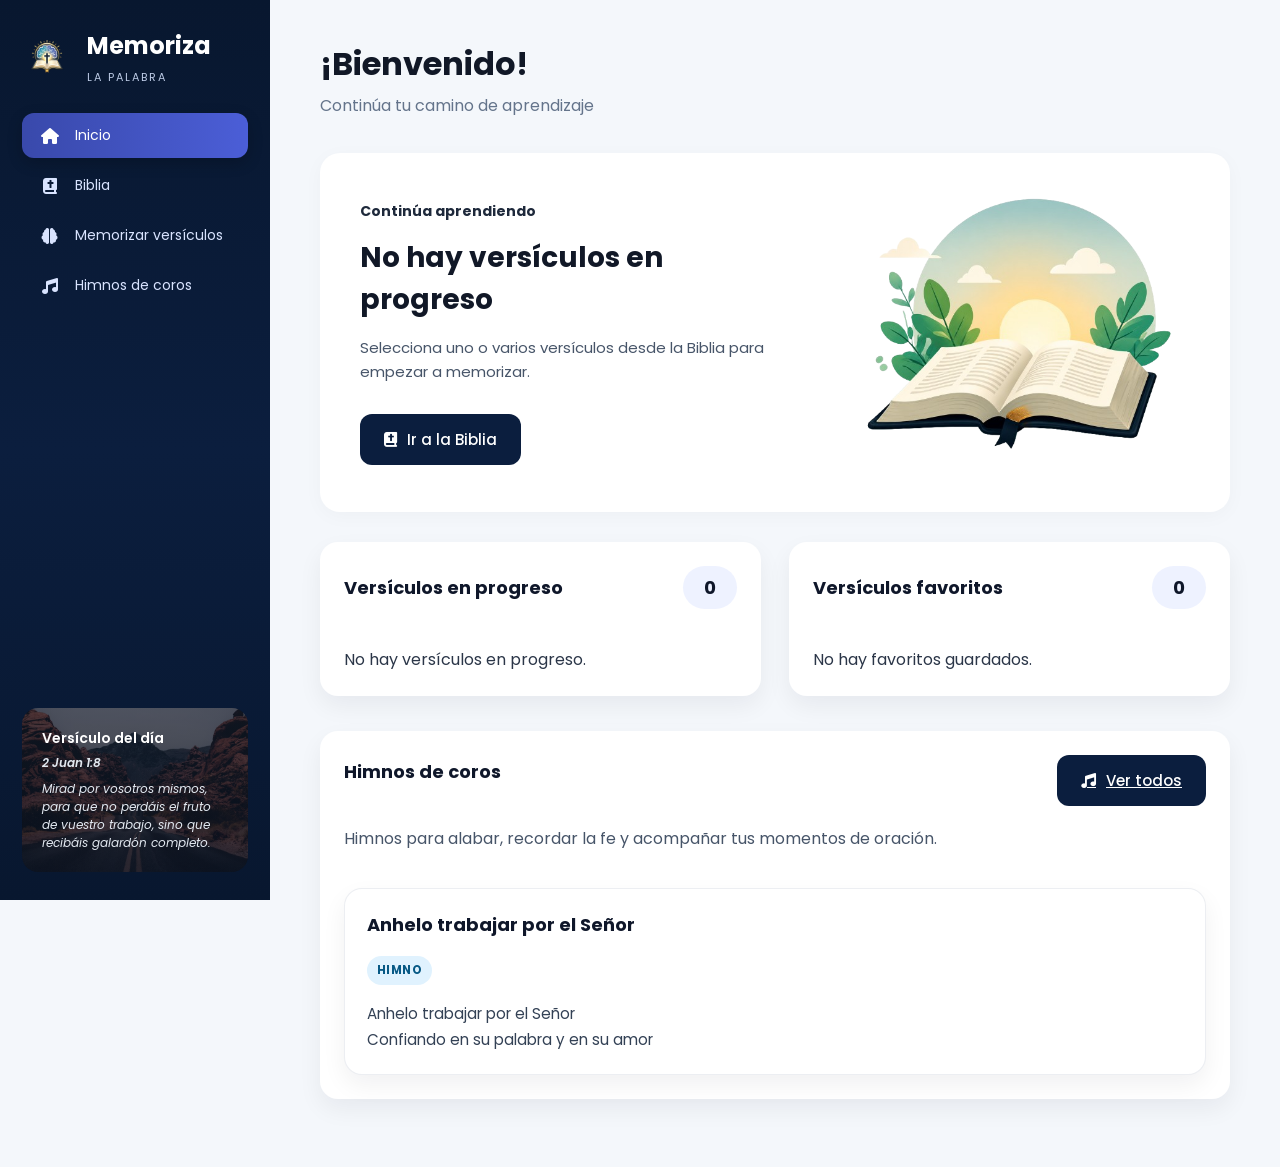
<file: index.html>
<!DOCTYPE html>
<html lang="es">
<head>
    <meta charset="UTF-8">
    <meta name="viewport" content="width=device-width, initial-scale=1.0">
    <title>Memoriza La Palabra</title>
    <link rel="stylesheet" href="https://cdnjs.cloudflare.com/ajax/libs/font-awesome/6.7.1/css/all.min.css">
    <link rel="stylesheet" href="css/style.css">
    <link rel="manifest" href="manifest.json">
    <link rel="apple-touch-icon" href="img/logo_2.png">
    <meta name="theme-color" content="#0b1e3e">
</head>

<body>
    <div class="sidebar-overlay" id="sidebar-overlay"></div>

    <!-- SIDEBAR -->
    <aside class="sidebar">
        <div class="logo">
            <img src="img/logo.png" alt="Logo">
            <div>
                <h2>Memoriza</h2>
                <span>LA PALABRA</span>
            </div>
        </div>

        <nav>
            <a class="active" href="index.html">
                <i class="fa-solid fa-house"></i> Inicio
            </a>
            <a href="pantallas/biblia.html">
                <i class="fa-solid fa-book-bible"></i> Biblia
            </a>
            <a href="pantallas/memorizar.html">
                <i class="fa-solid fa-brain"></i> Memorizar versículos
            </a>
            <a href="pantallas/coros.html">
                <i class="fa-solid fa-music"></i> Himnos de coros
            </a>
        </nav>

        <div class="verse-card">
            <h4>Versículo del día</h4>
            <p class="reference" id="referencia">Salmos 119:105</p>
            <p id="textoVersiculo">"Lámpara es a mis pies tu palabra, y lumbrera a mi camino."</p>
        </div>
    </aside>

    <!-- CONTENIDO PRINCIPAL -->
    <main class="main-content">
        <!-- Encabezado -->
        <header class="header">
            <h1>¡Bienvenido!</h1>
            <p>Continúa tu camino de aprendizaje</p>
        </header>

        <!-- Tarjeta "Continúa Aprendiendo" -->
        <section class="continue-card">
            <div class="continue-info">
                <span class="subtitle" id="continue-subtitle">Continúa aprendiendo</span>
                <h2 id="continue-title">Juan 3:16</h2>
                <p id="continue-text">Porque de tal manera amó Dios al mundo, que ha dado a su Hijo unigénito, para que todo aquel que en él cree, no se pierda, mas tenga vida eterna.</p>
                <button id="continue-action" class="btn-primary" type="button">
                    <i class="fa-solid fa-play"></i> Continuar aprendizaje
                </button>
                
            </div>
            
            <div class="continue-image">
                <!-- Asegúrate de tener una imagen similar o usar una tuya -->
                <img src="img/logo_3.png" alt="Biblia Ilustración">
            </div>
        </section>

        <!-- Panel de seguimiento -->
        <!-- Panel de seguimiento Unificado -->
<section class="lists-grid">
    
    <!-- Bloque 1: Versículos en progreso -->
    <div class="info-card">
        <div class="card-header">
            <div class="header-title">
                <h3>Versículos en progreso</h3>
            </div>
            <div class="stat-info">
                <h3 id="pendientes-count" class="badge">2</h3>
            </div>
        </div>
        <div id="pendientes-list" class="info-list">
            <!-- Aquí se inyectarán tus tarjetas de versículos -->
            <p>No hay versículos en progreso.</p>
        </div>
    </div>

    <!-- Bloque 2: Versículos favoritos -->
    <div class="info-card">
        <div class="card-header">
            <div class="header-title">
                <h3>Versículos favoritos</h3>
            </div>
            <div class="stat-info">
                <h3 id="favoritos-count" class="badge">1</h3>
            </div>
        </div>
        <div id="favoritos-list" class="info-list">
            <p>No hay favoritos guardados.</p>
        </div>
    </div>
    
</section>

        <section class="info-card coro-feature">
            <div class="card-header">
                <div class="header-title">
                    <h3>Himnos de coros</h3>
                </div>
                <div class="stat-info">
                    <a href="pantallas/coros.html" class="btn-primary">
                        <i class="fa-solid fa-music"></i> Ver todos
                    </a>
                </div>
            </div>
            <p>Himnos para alabar, recordar la fe y acompañar tus momentos de oración.</p>
            <div class="coros-grid">
                <article class="coro-card">
                    <h3>Anhelo trabajar por el Señor</h3>
                    <span class="coro-tag">Himno</span>
                    <pre>Anhelo trabajar por el Señor
Confiando en su palabra y en su amor</pre>
                </article>
            </div>
        </section>
        
    </main>

    <script type="module" src="./js/index.js"></script>
    <script type="module" src="./js/versiculo_diario.js"></script>
    <script src="./js/mobile-menu.js"></script>
    <script src="./js/register-sw.js"></script>
</body>
</html>
</file>
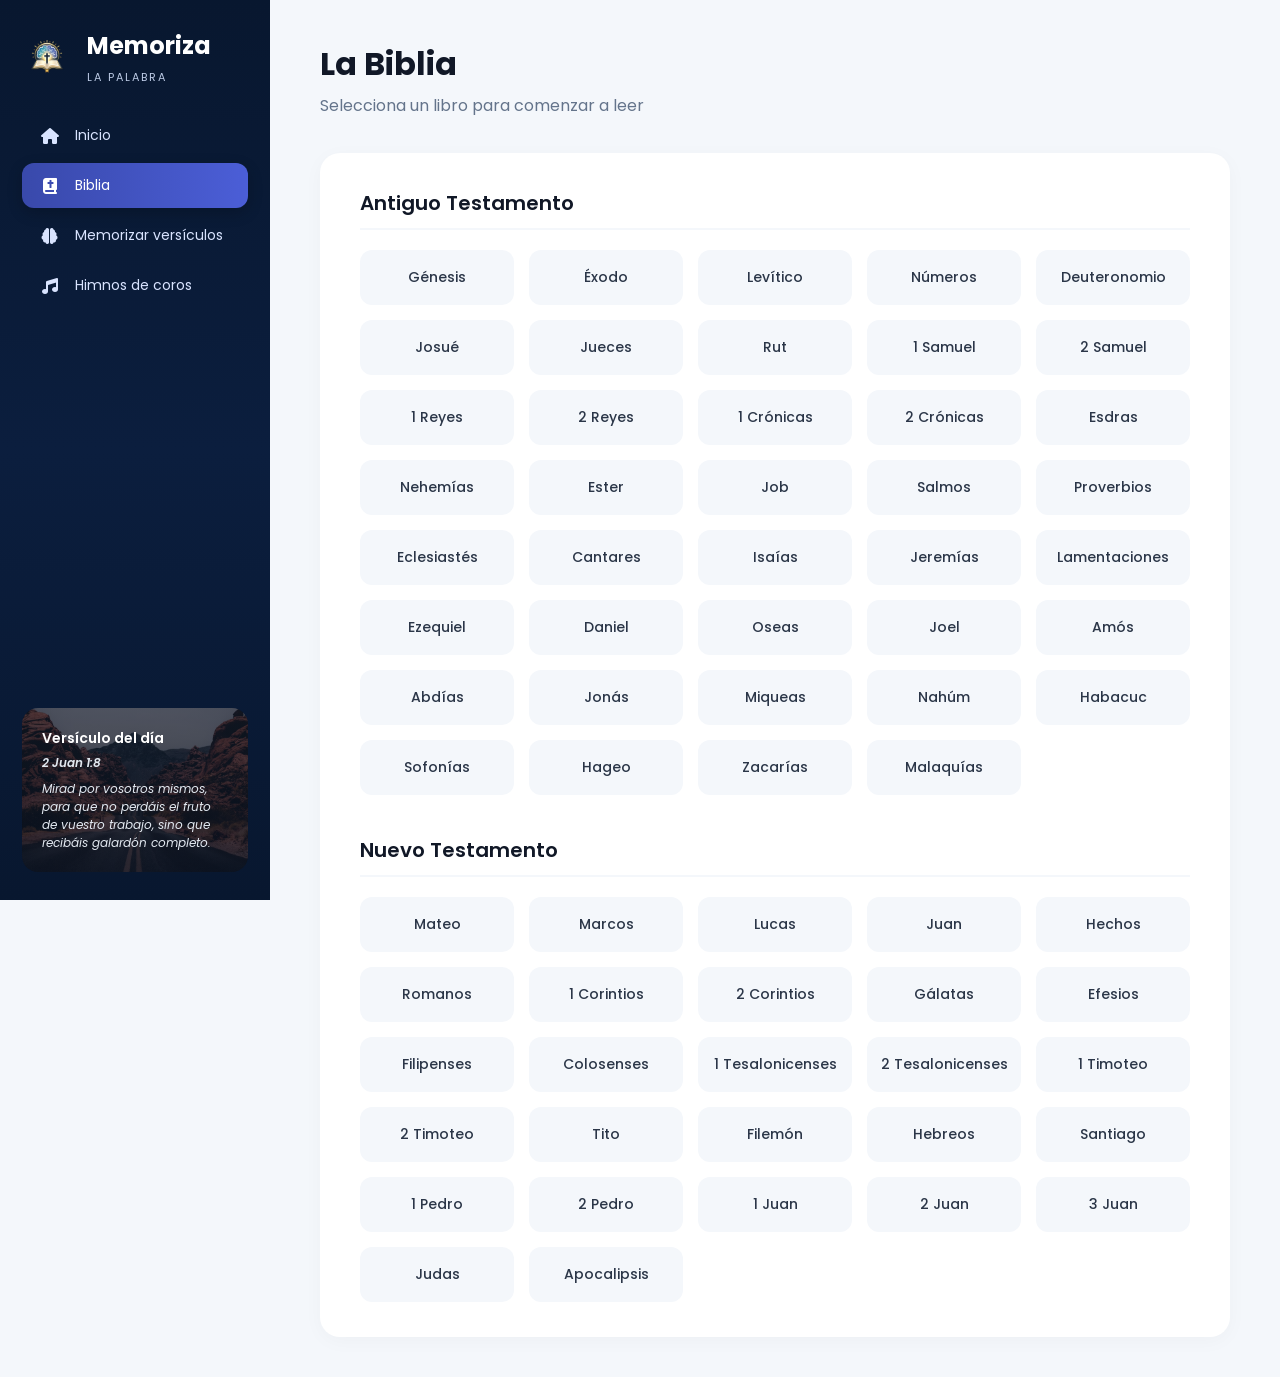
<file: pantallas/biblia.html>
<!DOCTYPE html>
<html lang="es">

<head>

    <meta charset="UTF-8">
    <meta name="viewport" content="width=device-width, initial-scale=1.0">

    <title>Memoriza La Palabra</title>

    <!-- Iconos -->
    <link rel="stylesheet"
        href="https://cdnjs.cloudflare.com/ajax/libs/font-awesome/6.7.1/css/all.min.css">

    <link rel="stylesheet" href="../css/style.css">
    <link rel="stylesheet" href="../css/biblia.css">
    <link rel="manifest" href="../manifest.json">
    <link rel="apple-touch-icon" href="../img/logo_2.png">
    <meta name="theme-color" content="#0b1e3e">
</head>

<body>

    <aside class="sidebar">

        <!-- Logo -->

        <div class="logo">
            <img src="../img/logo.png" alt="Logo">
            <div>
                <h2>Memoriza</h2>
                <span>LA PALABRA</span>
            </div>
        </div>

        <!-- Menú -->
        <nav>
            <a href="../index.html">
                <i class="fa-solid fa-house"></i>
                Inicio
            </a>
            <a class="active" href="../pantallas/biblia.html">
                <i class="fa-solid fa-book-bible"></i>
                Biblia
            </a>
            <a href="../pantallas/memorizar.html">
                <i class="fa-solid fa-brain"></i> Memorizar versículos
            </a>
            <a href="../pantallas/coros.html">
                <i class="fa-solid fa-music"></i>
                Himnos de coros
            </a>
        </nav>

        <!-- Tarjeta -->
        <div class="verse-card">

    <h4>Versículo del día</h4>

    <p class="reference" id="referencia">

        Cargando...

    </p>

    <p id="textoVersiculo">

        Cargando versículo...

    </p>

</div>

    </aside>
    <div class="sidebar-overlay" id="sidebar-overlay"></div>

    <!-- CONTENIDO PRINCIPAL: LIBROS DE LA BIBLIA -->
    <main class="main-content">
        <header class="header">
            <h1>La Biblia</h1>
            <p>Selecciona un libro para comenzar a leer</p>
        </header>

        <!-- Contenedor dinámico para los libros -->
        <div class="bible-container">
            
            <!-- Antiguo Testamento -->
            <section class="testament-section">
                <h3 class="testament-title">Antiguo Testamento</h3>
                <div class="books-grid" id="antiguo-testamento">
                    <!-- Los libros se insertarán aquí con JavaScript -->
                </div>
            </section>

            <!-- Nuevo Testamento -->
            <section class="testament-section">
                <h3 class="testament-title">Nuevo Testamento</h3>
                <div class="books-grid" id="nuevo-testamento">
                    <!-- Los libros se insertarán aquí con JavaScript -->
                </div>
            </section>

        </div>
    </main>

<script type="module" src="../js/versiculo_diario.js"></script>
<script type="module" src="../js/biblia.js"></script>
<script src="../js/mobile-menu.js"></script>
<script src="../js/register-sw.js"></script>
</body>
</html>
</file>
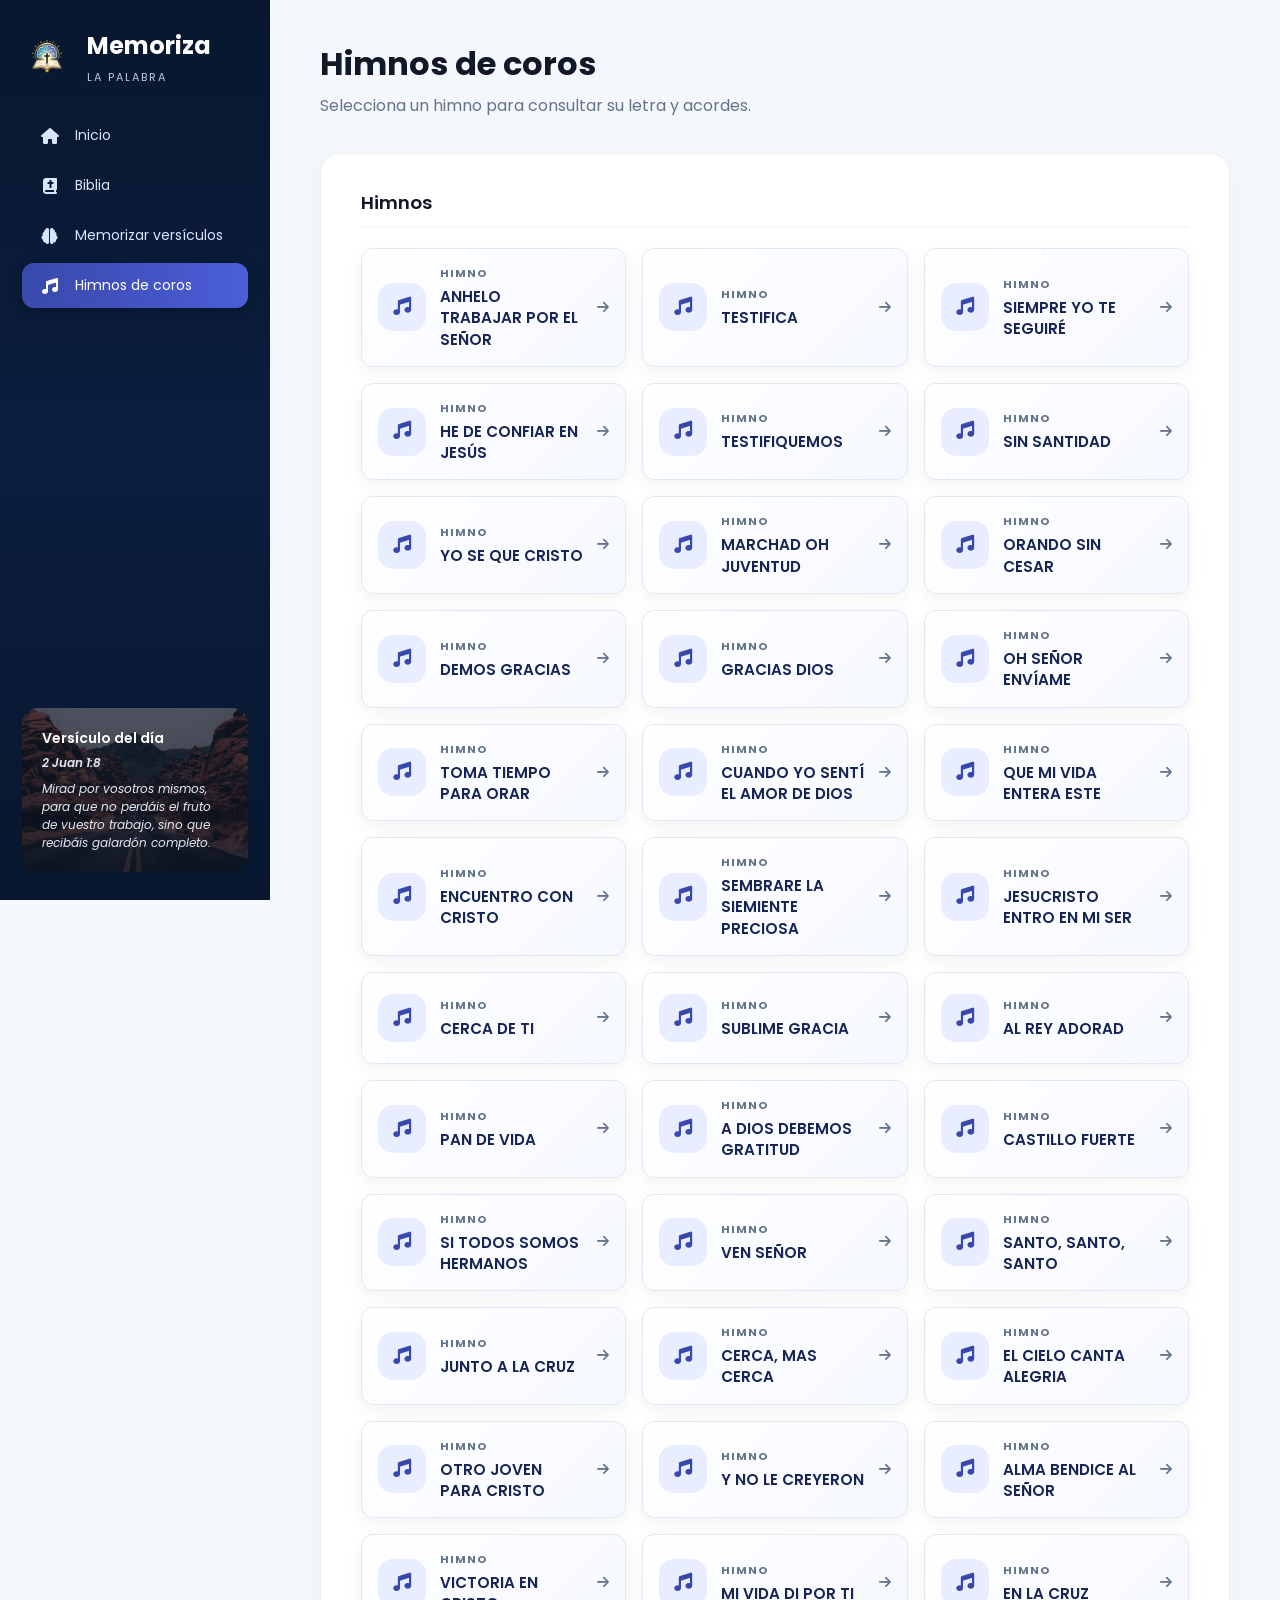
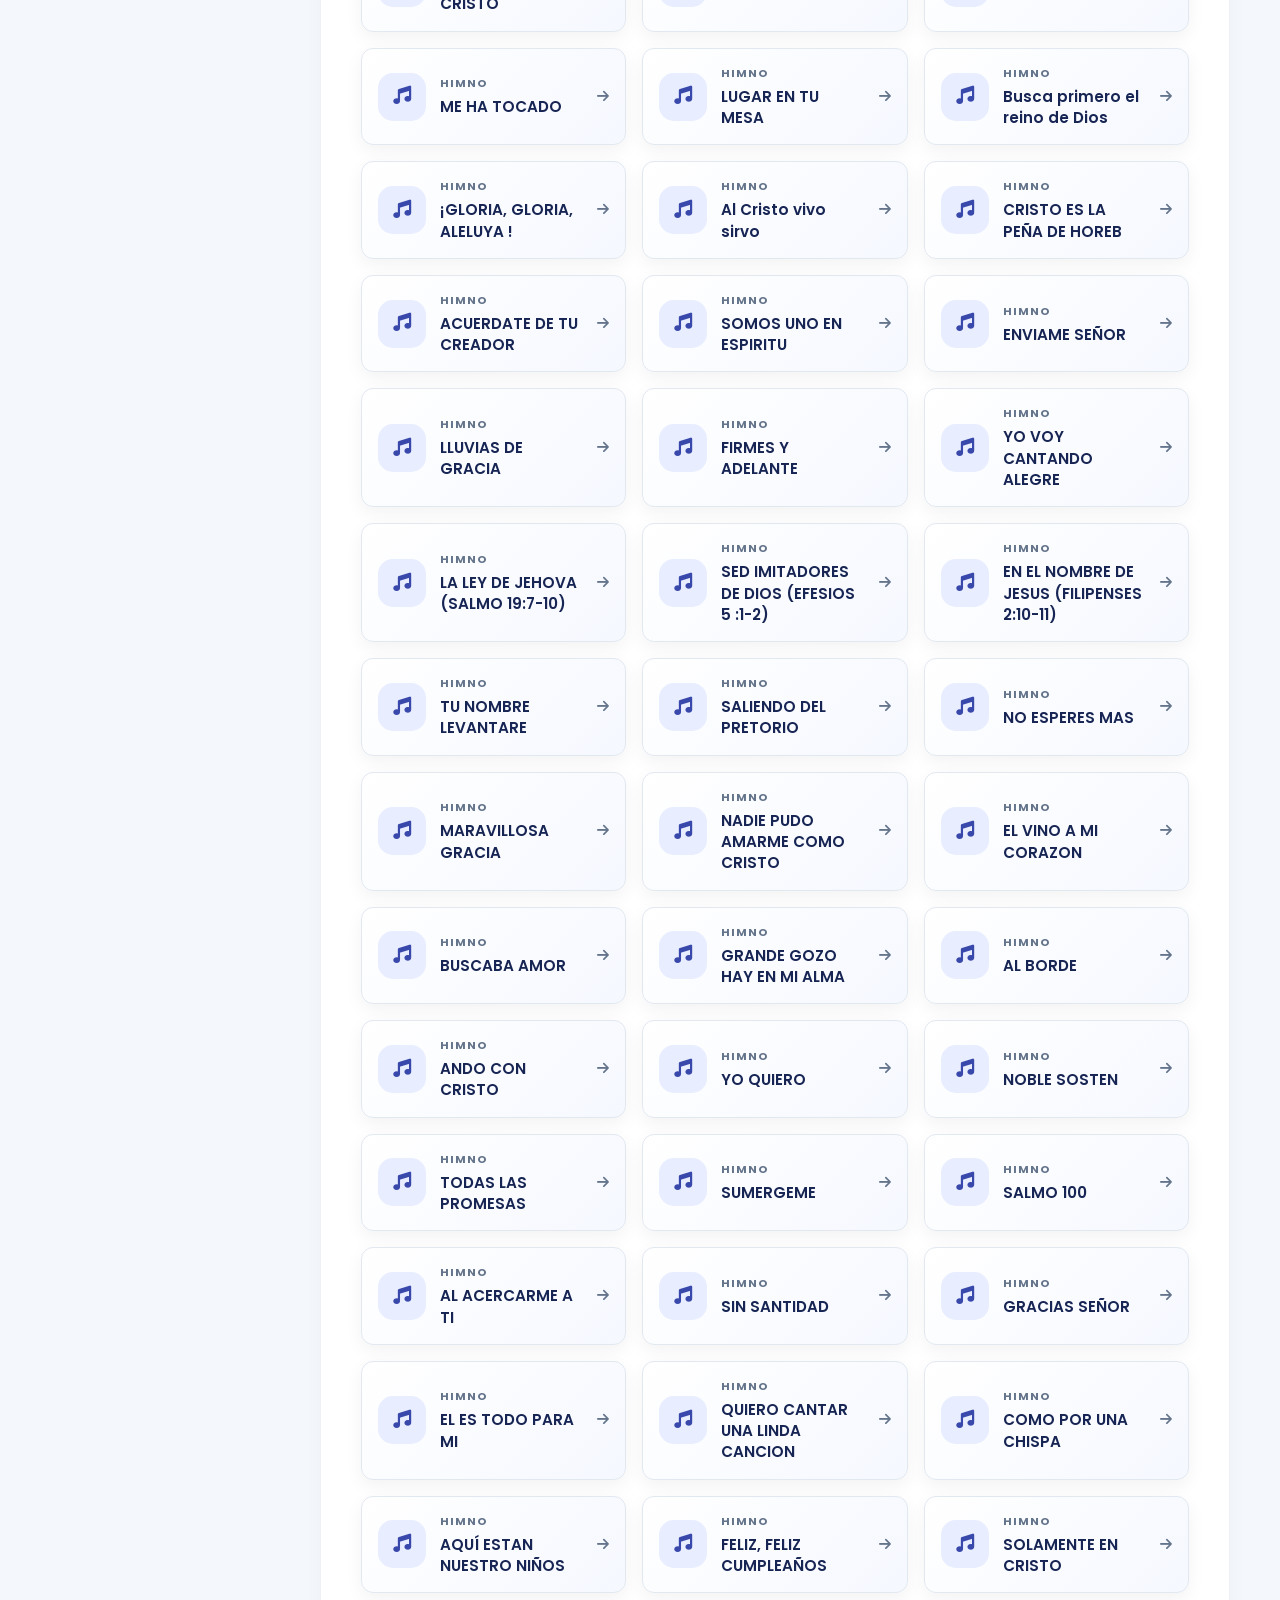
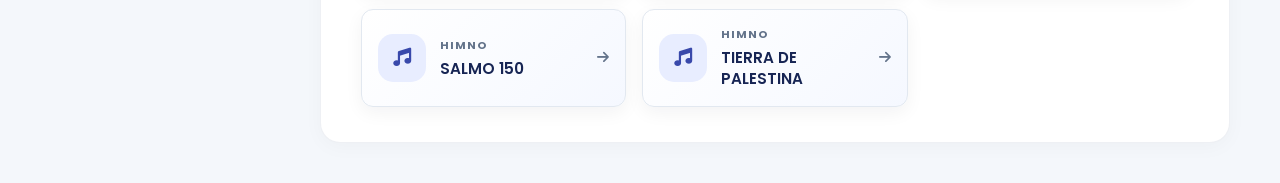
<file: pantallas/coros.html>
<!DOCTYPE html>
<html lang="es">
<head>
    <meta charset="UTF-8">
    <meta name="viewport" content="width=device-width, initial-scale=1.0">
    <title>Himnos de coros - Memoriza La Palabra</title>
    <link rel="stylesheet" href="https://cdnjs.cloudflare.com/ajax/libs/font-awesome/6.7.1/css/all.min.css">
    <link rel="stylesheet" href="../css/style.css">
    <link rel="stylesheet" href="../css/biblia.css">
    <link rel="stylesheet" href="../css/coros.css">
    <link rel="manifest" href="../manifest.json">
    <link rel="apple-touch-icon" href="../img/logo_2.png">
    <meta name="theme-color" content="#0b1e3e">
</head>
<body class="coros-page">
    <div class="sidebar-overlay" id="sidebar-overlay"></div>

    <aside class="sidebar">
        <div class="logo">
            <img src="../img/logo.png" alt="Logo">
            <div>
                <h2>Memoriza</h2>
                <span>LA PALABRA</span>
            </div>
        </div>

        <nav>
            <a href="../index.html">
                <i class="fa-solid fa-house"></i> Inicio
            </a>
            <a href="biblia.html">
                <i class="fa-solid fa-book-bible"></i> Biblia
            </a>
            <a href="memorizar.html">
                <i class="fa-solid fa-brain"></i> Memorizar versículos
            </a>
            <a class="active" href="coros.html">
                <i class="fa-solid fa-music"></i> Himnos de coros
            </a>
        </nav>

        <div class="verse-card">
            <h4>Versículo del día</h4>
            <p class="reference" id="referencia">Salmos 95:1</p>
            <p id="textoVersiculo">"Venid, aclamemos alegremente a Jehová; cantemos con júbilo a la roca de nuestra salvación."</p>
        </div>
    </aside>

    <main class="main-content">
        <header class="header">
            <h1>Himnos de coros</h1>
            <p>Selecciona un himno para consultar su letra y acordes.</p>
        </header>

        <div class="bible-container">
            <section class="testament-section">
                <h3 class="testament-title">Himnos</h3>
                <div class="books-grid" id="lista-himnos"></div>
            </section>
        </div>
    </main>

    <script type="module" src="../js/coros.js"></script>
    <script type="module" src="../js/versiculo_diario.js"></script>
    <script src="../js/mobile-menu.js"></script>
    <script src="../js/register-sw.js"></script>
</body>
</html>
</file>
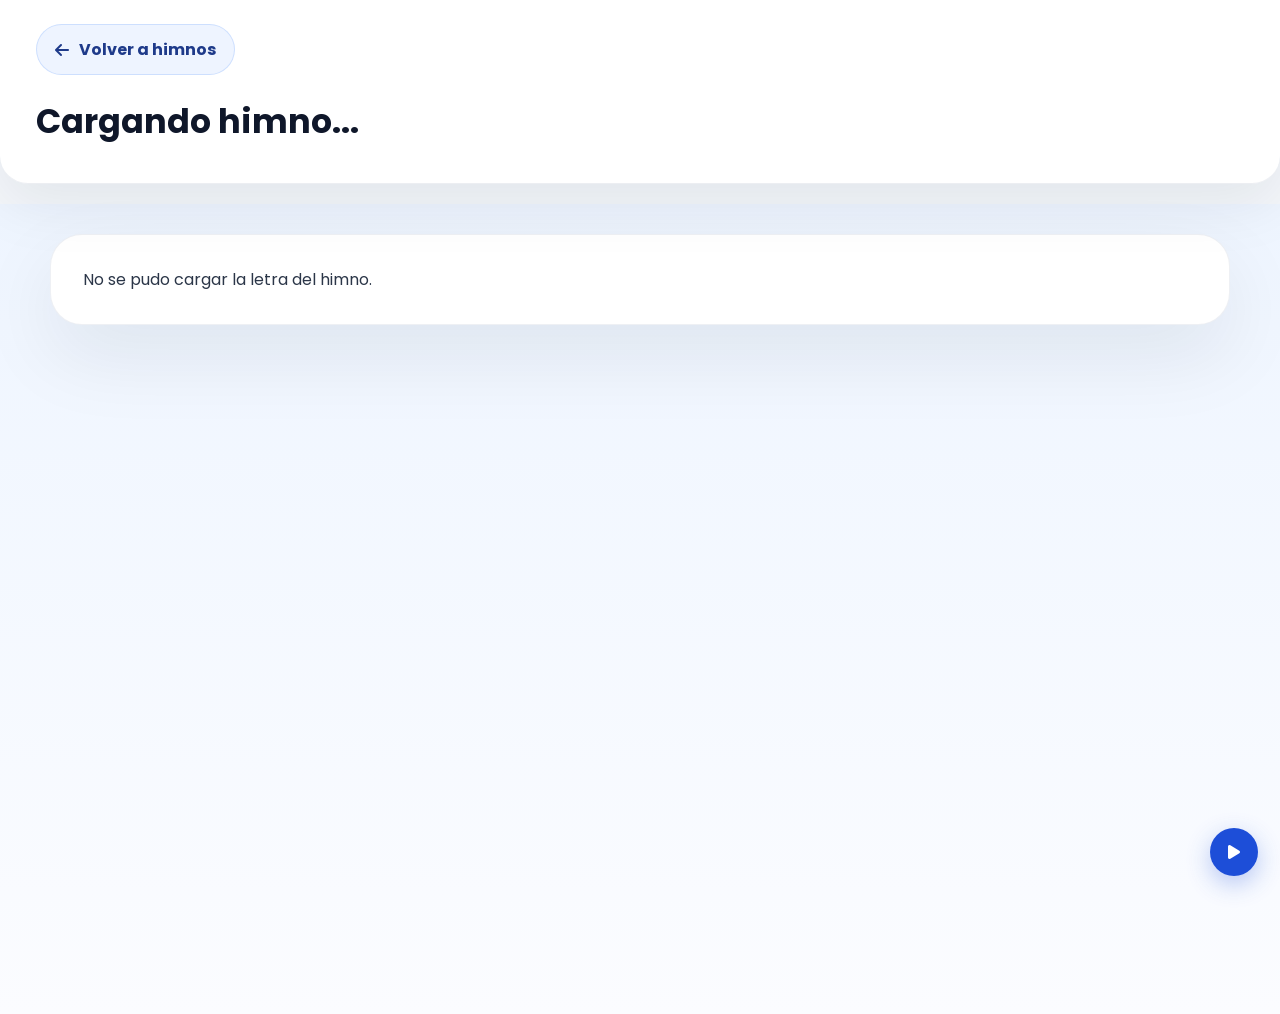
<file: pantallas/leer-coro.html>
<!DOCTYPE html>
<html lang="es">
<head>
    <meta charset="UTF-8">
    <meta name="viewport" content="width=device-width, initial-scale=1.0">
    <title>Leer himno - Memoriza La Palabra</title>
    <link rel="stylesheet" href="https://cdnjs.cloudflare.com/ajax/libs/font-awesome/6.7.1/css/all.min.css">
    <link rel="stylesheet" href="../css/style.css">
    <link rel="stylesheet" href="../css/biblia.css">
    <link rel="manifest" href="../manifest.json">
    <link rel="apple-touch-icon" href="../img/logo_2.png">
    <meta name="theme-color" content="#0b1e3e">
</head>
<body class="leer-page-body leer-coro-body">
    <header class="header-lectura">
        <div class="toolbar-lectura">
            <a href="coros.html" class="back-btn"><i class="fa-solid fa-arrow-left"></i> Volver a himnos</a>
        </div>
        <div class="titulo-lectura">
            <h1 id="titulo-himno">Cargando himno...</h1>
        </div>
    </header>

    <main class="main-content leer-page">
        <section class="leer-screen">
            <article id="letra-himno" class="contenedor-lectura">
                <p>Cargando letra...</p>
            </article>
        </section>
    </main>

    <button id="btn-scroll-himno" class="scroll-himno-btn" type="button"
        aria-label="Iniciar desplazamiento automático" aria-pressed="false" title="Iniciar desplazamiento">
        <i class="fa-solid fa-play" aria-hidden="true"></i>
    </button>

    <script type="module" src="../js/leer-coro.js"></script>
    <script src="../js/register-sw.js"></script>
</body>
</html>
</file>
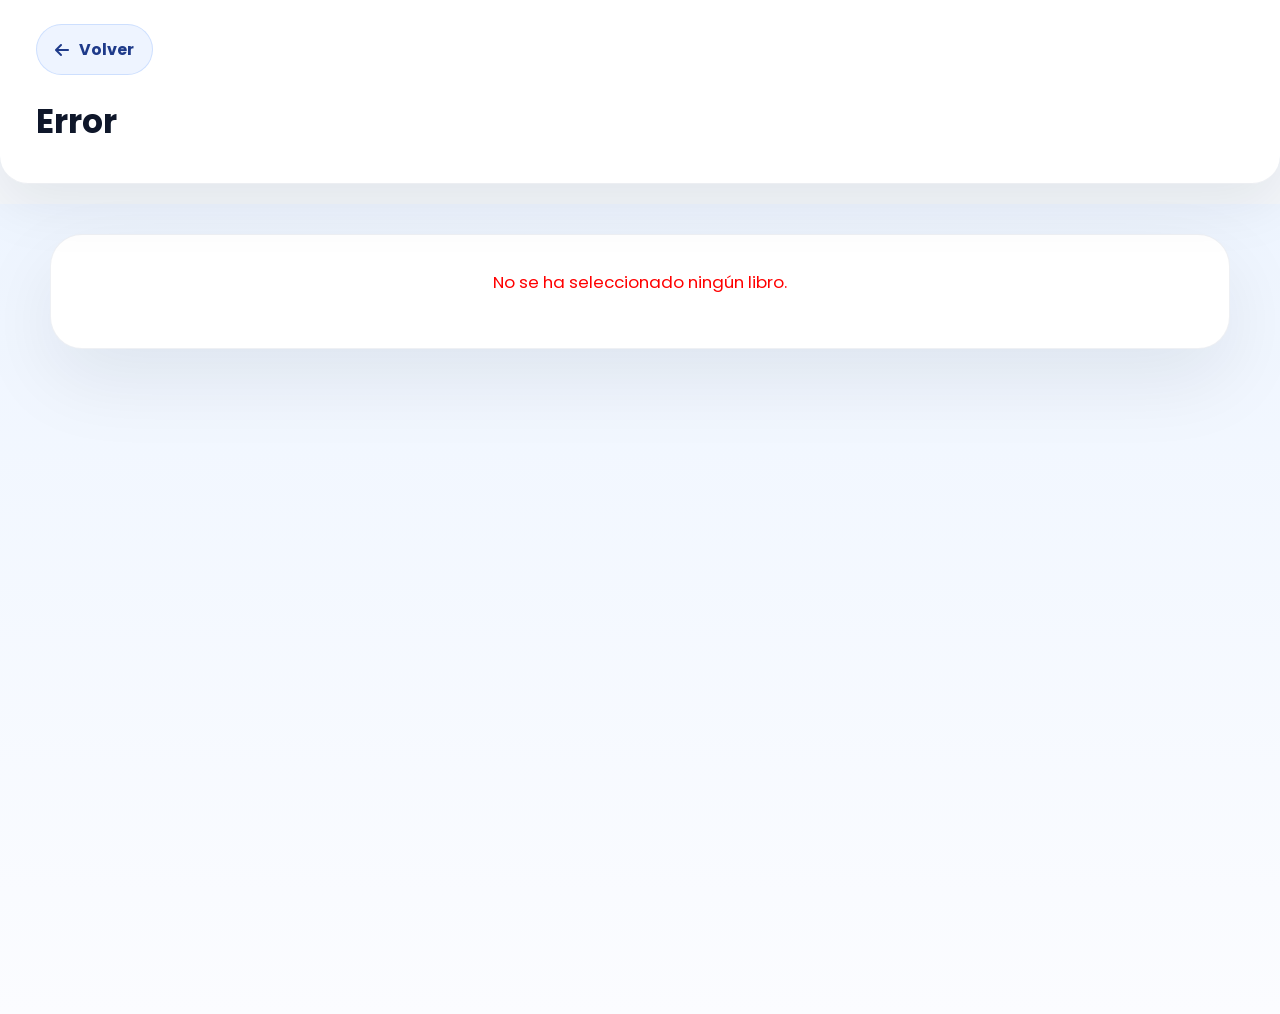
<file: pantallas/leer.html>
<!DOCTYPE html>
<html lang="es">
<head>
    <meta charset="UTF-8">
    <meta name="viewport" content="width=device-width, initial-scale=1.0">
    <title>Leer - Memoriza La Palabra</title>

    <!-- Iconos -->
    <link rel="stylesheet" href="https://cdnjs.cloudflare.com/ajax/libs/font-awesome/6.7.1/css/all.min.css">
    
    <link rel="stylesheet" href="../css/style.css">
    <link rel="stylesheet" href="../css/biblia.css">
    <link rel="manifest" href="../manifest.json">
    <link rel="apple-touch-icon" href="../img/logo_2.png">
    <meta name="theme-color" content="#0b1e3e">
</head>
<body class="leer-page-body">
    <header class="header-lectura">
        <div class="toolbar-lectura">
            <a href="biblia.html" class="back-btn"><i class="fa-solid fa-arrow-left"></i> Volver</a>
            <div class="controles" id="controles-capitulos" style="display: none;">
                <label for="select-capitulo">Capítulo:</label>
                <select id="select-capitulo"></select>
            </div>
        </div>

        <div class="titulo-lectura">
            <h1 id="titulo-libro">Cargando...</h1>
        </div>
    </header>

    <main class="main-content leer-page">
        <section class="leer-screen">
            <div id="contenedor-lectura" class="contenedor-lectura">
                <p>Buscando el libro en la base de datos...</p>
            </div>
        </section>
    </main>

    <!-- Script de lógica de lectura -->
    <script type="module" src="../js/leer.js"></script>
    <script type="module" src="../js/versiculo_diario.js"></script>
    <script src="../js/mobile-menu.js"></script>
    <script src="../js/register-sw.js"></script>

</body>
</html>
</file>
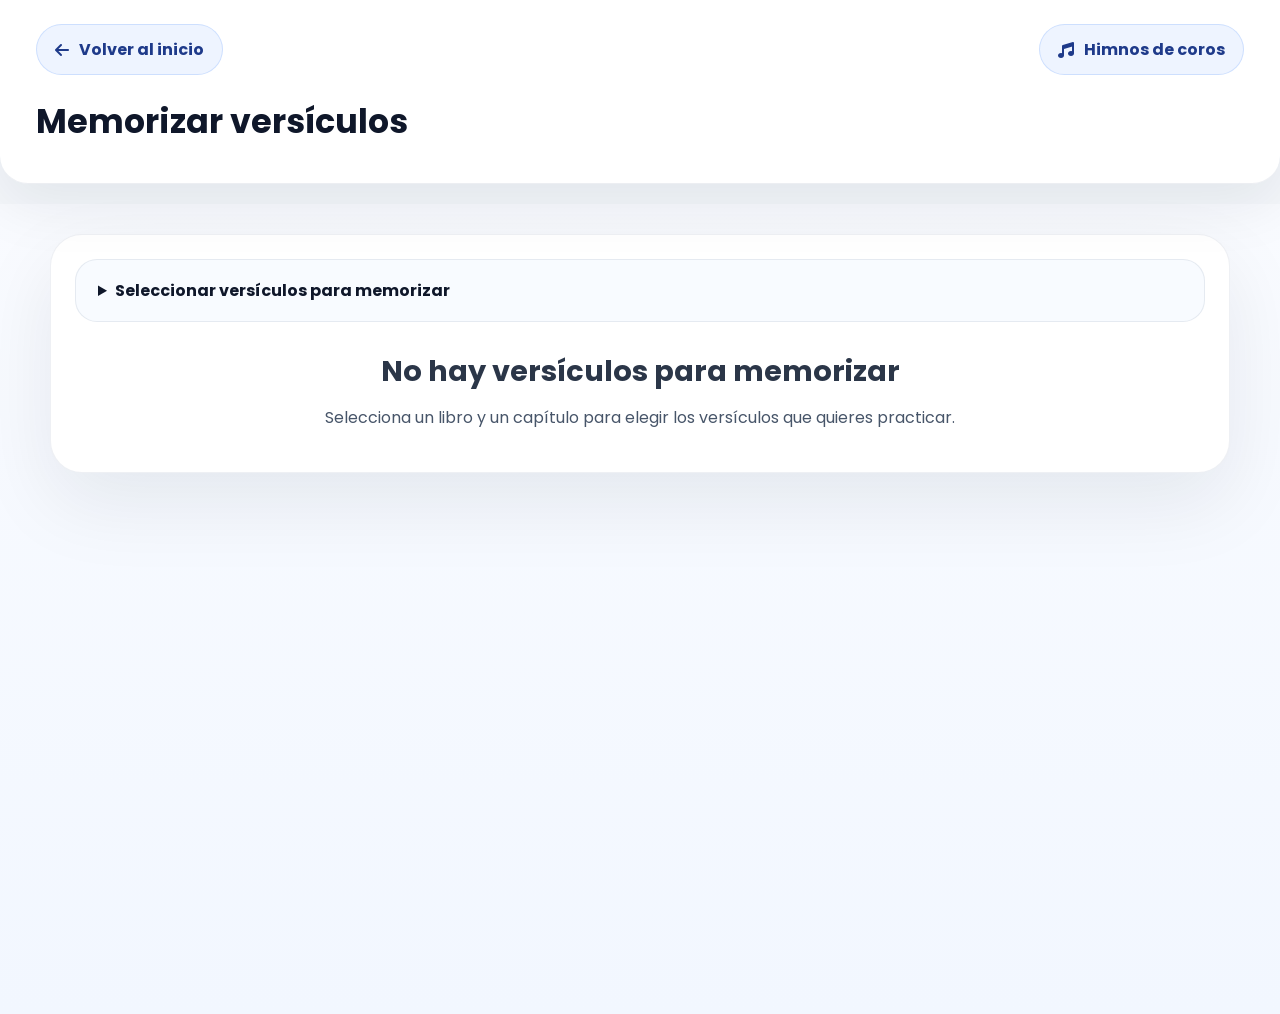
<file: pantallas/memorizar.html>
<!DOCTYPE html>
<html lang="es">
<head>
    <meta charset="UTF-8">
    <meta name="viewport" content="width=device-width, initial-scale=1.0">
    <title>Memorizar - Memoriza La Palabra</title>
    <link rel="stylesheet" href="https://cdnjs.cloudflare.com/ajax/libs/font-awesome/6.7.1/css/all.min.css">
    <link rel="stylesheet" href="../css/style.css">
    <link rel="stylesheet" href="../css/biblia.css">
    <link rel="manifest" href="../manifest.json">
    <link rel="apple-touch-icon" href="../img/logo_2.png">
    <meta name="theme-color" content="#0b1e3e">
</head>
<body class="memorizar-page-body">
    <header class="header-lectura">
        <div class="toolbar-lectura">
            <a href="../index.html" class="back-btn"><i class="fa-solid fa-arrow-left"></i> Volver al inicio</a>
            <a href="coros.html" class="back-btn"><i class="fa-solid fa-music"></i> Himnos de coros</a>
        </div>

        <div class="titulo-lectura">
            <h1 id="memorizar-titulo">Memorizar versículos</h1>
        </div>
    </header>

    <main class="main-content memorizar-page">
        <section class="leer-screen">
            <div class="memorizar-panel">
                <details id="selector-versiculos-panel" class="selector-versiculos-panel">
                    <summary>Seleccionar versículos para memorizar</summary>
                    <section class="selector-versiculos" aria-labelledby="selector-titulo">
                        <h2 id="selector-titulo">Elige un libro, capítulo y versículos</h2>
                        <div class="selector-versiculos-controles">
                            <label>
                                Libro
                                <select id="selector-libro">
                                    <option value="">Selecciona un libro</option>
                                </select>
                            </label>
                            <label>
                                Capítulo
                                <select id="selector-capitulo" disabled>
                                    <option value="">Selecciona un capítulo</option>
                                </select>
                            </label>
                        </div>
                        <p id="selector-mensaje" class="selector-mensaje" role="status"></p>
                        <div id="lista-versiculos" class="lista-versiculos"></div>
                        <button id="agregar-versiculos" class="btn-primary" type="button" disabled>
                            Agregar seleccionados a la práctica
                        </button>
                    </section>
                </details>

                <div id="sin-datos" class="sin-datos" style="display:none;">
                    <h2>No hay versículos para memorizar</h2>
                    <p>Selecciona un libro y un capítulo para elegir los versículos que quieres practicar.</p>
                </div>

                <div id="memorizar-content" class="memorizar-content">
                    <div class="memorizar-info">
                        <p id="progreso-text" class="progreso-text">Verso 0/0</p>
                        <p id="verso-info" class="verso-info"></p>
                        <p id="tiempo-restante" class="tiempo-restante" aria-live="polite">Tiempo para memorizar: 02:00</p>
                        <p id="errores-count" class="errores-count" aria-live="polite">Errores en este versículo: 0</p>
                    </div>

                    <div id="verso-area" class="verso-area"></div>

                    <div class="memorizar-actions">
                        <button id="btn-check" class="btn-primary">Verificar respuestas</button>
                        <button id="btn-reset" class="btn-secondary" type="button">Reiniciar versículo</button>
                        <a href="../index.html" class="btn-secondary">Volver al inicio</a>
                    </div>

                    <div id="mensaje-resultado" class="mensaje-resultado"></div>
                </div>
            </div>
        </section>
    </main>

    <script type="module" src="../js/memorizar.js"></script>
    <script type="module" src="../js/versiculo_diario.js"></script>
    <script src="../js/mobile-menu.js"></script>
    <script src="../js/register-sw.js"></script>
</body>
</html>
</file>
<file: css/style.css>
/*==============================
FUENTE
==============================*/
@import url('https://fonts.googleapis.com/css2?family=Poppins:wght@300;400;500;600;700;800&display=swap');

* {
    margin: 0;
    padding: 0;
    box-sizing: border-box;
    font-family: 'Poppins', sans-serif;
}

body {
    background: #f4f7fb; /* Un gris/azul muy sutil como en la imagen */
    color: #2b3648;
}

/*==============================
SIDEBAR (Tu código original)
==============================*/
.sidebar {
    width: 270px;
    height: 100vh;
    background: linear-gradient(180deg, #08172f, #0b1e3e, #08172f);
    padding: 28px 22px;
    display: flex;
    flex-direction: column;
    justify-content: space-between;
    position: fixed;
    left: 0;
    top: 0;
    z-index: 100;
}

.logo {
    display: flex;
    align-items: center;
    gap: 15px;
    margin-bottom: 25px; /* Ligeramente reducido para hacer espacio a más opciones */
}

.logo img {
    width: 50px; /* Un poco más pequeño según la imagen */
    height: 50px;
}

.logo h2 {
    color: white;
    font-size: 24px;
    font-weight: 700;
}

.logo span {
    color: #bfcde8;
    letter-spacing: 2px;
    font-size: 11px;
}

/* MENU */
nav {
    display: flex;
    flex-direction: column;
    gap: 5px;
    margin-bottom: auto; /* Empuja la tarjeta hacia abajo */
}

nav a {
    text-decoration: none;
    color: #d9e4ff;
    padding: 12px 18px;
    border-radius: 12px;
    display: flex;
    align-items: center;
    gap: 15px;
    transition: .35s;
    font-size: 14px;
}

nav a i {
    width: 20px;
    text-align: center;
    font-size: 16px;
}

nav a:hover {
    background: #1a2f63;
    transform: translateX(4px);
}

.active {
    background: linear-gradient(90deg, #3949ab, #4b5ed7);
    color: white;
    box-shadow: 0 5px 15px rgba(0,0,0,.2);
}

/* TARJETA SIDEBAR */
.verse-card {
    margin-top: 20px;
    border-radius: 16px;
    padding: 20px;
    color: white;
    background: linear-gradient(rgba(4,12,28,.6), rgba(4,12,28,.8)), url("../img/fondo.avif");
    background-size: cover;
    background-position: center;
}

.verse-card h4 {
    margin-bottom: 5px;
    font-size: 14px;
    font-weight: 600;
}

.reference {
    color: #ffd96b;
    font-weight: 600;
    margin-bottom: 8px;
    font-size: 13px;
}

.verse-card p {
    font-size: 12px;
    line-height: 1.5;
    font-style: italic;
    color: #e2e8f0;
}

/*==============================
CONTENIDO PRINCIPAL (Derecha)
==============================*/
.main-content {
    margin-left: 270px; /* Compensa el fixed del sidebar */
    padding: 40px 50px;
    min-height: 100vh;
}

.header h1 {
    font-size: 32px;
    color: #111827;
    margin-bottom: 5px;
}

.header p {
    color: #64748b;
    font-size: 16px;
    margin-bottom: 35px;
}

.coro-feature {
    margin-bottom: 28px;
}

.coro-feature h3 {
    margin-bottom: 10px;
    color: #0f172a;
}

.coro-feature p {
    margin-bottom: 18px;
    color: #475569;
    line-height: 1.6;
}

.coros-grid {
    display: grid;
    grid-template-columns: repeat(auto-fit, minmax(280px, 1fr));
    gap: 22px;
    margin-top: 18px;
}

.coro-card {
    background: #ffffff;
    border-radius: 18px;
    padding: 22px;
    box-shadow: 0 10px 25px rgba(15, 23, 42, 0.06);
    border: 1px solid rgba(148, 163, 184, 0.18);
}

.coro-card h3 {
    font-size: 1.2rem;
    margin-bottom: 8px;
    color: #0f172a;
}

.coro-tag {
    display: inline-block;
    margin-bottom: 16px;
    background: #e0f2fe;
    color: #075985;
    font-size: 0.72rem;
    font-weight: 700;
    padding: 6px 10px;
    border-radius: 999px;
    letter-spacing: 0.04em;
    text-transform: uppercase;
}

.coro-card pre {
    white-space: pre-wrap;
    word-break: break-word;
    font-family: 'Poppins', sans-serif;
    line-height: 1.7;
    color: #334155;
    font-size: 0.95rem;
    margin: 0;
}

/*==============================
TARJETAS DE ESTADÍSTICAS
==============================*/
.stats-grid {
    display: grid;
    grid-template-columns: repeat(4, 1fr);
    gap: 20px;
    margin-bottom: 35px;
}

.stat-card {
    background: #ffffff;
    border-radius: 16px;
    padding: 20px;
    display: flex;
    align-items: center;
    gap: 15px;
    box-shadow: 0 4px 15px rgba(0,0,0,0.02);
}

.icon-box {
    width: 45px;
    height: 45px;
    border-radius: 10px;
    display: flex;
    justify-content: center;
    align-items: center;
    font-size: 20px;
}

/* Colores de los íconos */
.icon-box.green { background: #e0f2e9; color: #2e8b57; }
.icon-box.orange { background: #fff0e6; color: #ff8c00; }
.icon-box.blue { background: #e6f0ff; color: #3b82f6; }
.icon-box.yellow { background: #fff8e6; color: #f59e0b; }

.stat-info span {
    font-size: 12px;
    color: #64748b;
    font-weight: 500;
    line-height: 1.2;
    display: block;
    margin-bottom: 4px;
}

.stat-info h3 {
    font-size: 22px;
    color: #111827;
    font-weight: 700;
}

.stat-info h3 span {
    display: inline;
    font-size: 14px;
    color: #94a3b8;
    font-weight: 500;
}

.dashboard-grid {
    display: grid;
    grid-template-columns: repeat(2, minmax(180px, 1fr));
    gap: 20px;
    margin-bottom: 25px;
}

.lists-grid {
    display: grid;
    grid-template-columns: 1fr 1fr;
    gap: 28px;
    margin-top: 30px;
    margin-bottom: 35px;
}

.info-card {
    background: #ffffff;
    border-radius: 18px;
    padding: 24px;
    box-shadow: 0 10px 25px rgba(15, 23, 42, 0.06);
    display: flex;
    flex-direction: column;
}

.card-header {
    display: flex;
    align-items: center;
    justify-content: space-between;
    gap: 16px;
    margin-bottom: 20px;
}

.header-title {
    display: flex;
    align-items: center;
    gap: 12px;
}

.badge {
    display: inline-flex;
    align-items: center;
    justify-content: center;
    min-width: 54px;
    padding: 8px 14px;
    border-radius: 999px;
    background: #eef2ff;
    color: #1e3a8a;
    font-size: 16px;
    font-weight: 700;
}

.info-card h3 {
    margin-bottom: 18px;
    font-size: 18px;
    color: #0f172a;
}

.info-list {
    display: grid;
    gap: 14px;
}

#pendientes-list,
#favoritos-list {
    max-height: 180px;
    overflow-y: auto;
}

#pendientes-list::-webkit-scrollbar,
#favoritos-list::-webkit-scrollbar {
    width: 8px;
}

#pendientes-list::-webkit-scrollbar-thumb,
#favoritos-list::-webkit-scrollbar-thumb {
    background: rgba(15, 23, 42, 0.18);
    border-radius: 999px;
}

.info-item {
    display: flex;
    align-items: flex-start;
    gap: 10px;
    padding: 12px 14px;
    border-radius: 14px;
    background: #f8fafc;
    border: 1px solid #e2e8f0;
}

.info-item-main {
    flex: 1;
    display: grid;
    gap: 6px;
    text-align: left;
    background: transparent;
    border: none;
    padding: 0;
    cursor: pointer;
    transition: transform 0.2s ease, box-shadow 0.2s ease, background-color 0.2s ease;
}

.info-item-button:hover,
.info-item-button:focus {
    background: #eff6ff;
    transform: translateY(-1px);
    box-shadow: 0 10px 25px rgba(15, 23, 42, 0.08);
}

.info-item-remove {
    border: 1px solid #fecaca;
    background: #fef2f2;
    color: #b91c1c;
    border-radius: 10px;
    width: 36px;
    height: 36px;
    display: inline-flex;
    align-items: center;
    justify-content: center;
    cursor: pointer;
    transition: all 0.2s ease;
    flex-shrink: 0;
}

.info-item-remove:hover,
.info-item-remove:focus {
    background: #fee2e2;
    border-color: #fca5a5;
    transform: translateY(-1px);
}

.info-item strong {
    color: #0f172a;
    font-size: 14px;
}

.info-item span {
    color: #475569;
    font-size: 13px;
    line-height: 1.5;
}

.info-extra {
    color: #64748b;
    font-size: 13px;
    text-align: center;
}

/*==============================
TARJETA "CONTINÚA APRENDIENDO"
==============================*/
.continue-card {
    background: #ffffff;
    border-radius: 20px;
    padding: 40px;
    display: flex;
    align-items: center;
    justify-content: space-between;
    box-shadow: 0 4px 20px rgba(0,0,0,0.03);
    gap: 40px;
}

.continue-info {
    flex: 1;
    max-width: 600px;
}

.continue-info .subtitle {
    font-size: 14px;
    font-weight: 700;
    color: #1e293b;
    display: block;
    margin-bottom: 15px;
}

.continue-info h2 {
    font-size: 28px;
    color: #111827;
    margin-bottom: 15px;
}

.continue-info p {
    color: #475569;
    line-height: 1.6;
    font-size: 15px;
    margin-bottom: 30px;
}

/* Barra de Progreso */
.progress-container {
    display: flex;
    align-items: center;
    gap: 15px;
    margin-bottom: 30px;
}

.progress-track {
    flex: 1;
    height: 8px;
    background: #e2e8f0;
    border-radius: 10px;
    overflow: hidden;
}

.progress-fill {
    height: 100%;
    background: #34d399; /* Verde similar al de la imagen */
    border-radius: 10px;
}

.progress-text {
    font-size: 14px;
    font-weight: 600;
    color: #64748b;
}

/* Botón */
.btn-primary {
    background: #0b1e3e; /* Azul oscuro como el sidebar */
    color: white;
    border: none;
    padding: 14px 24px;
    border-radius: 12px;
    font-size: 15px;
    font-weight: 500;
    cursor: pointer;
    display: flex;
    align-items: center;
    gap: 10px;
    transition: 0.3s;
}

.btn-primary:hover {
    background: #1a3668;
}

/* Imagen de la derecha */
.continue-image {
    flex-shrink: 0;
}

.continue-image img {
    max-width: 350px;
    width: 100%;
    height: auto;
    object-fit: contain;
}

/*==============================
RESPONSIVE PARA CELULARES
==============================*/
@media (max-width: 1100px) {
    .continue-card {
        padding: 30px;
        gap: 30px;
    }

    .continue-info h2 {
        font-size: 26px;
    }

    .continue-info p {
        font-size: 15px;
    }
}

@media (max-width: 900px) {
    .sidebar {
        position: relative;
        width: 100%;
        height: auto;
        padding: 22px 18px;
    }

    .main-content {
        margin-left: 0;
        padding: 22px 18px 30px;
        min-height: auto;
    }

    .header h1 {
        font-size: 28px;
    }

    .header p {
        margin-bottom: 24px;
    }

    .dashboard-grid,
    .lists-grid {
        grid-template-columns: 1fr;
    }

    .lists-grid {
        margin-top: 24px;
    }

    .info-card {
        padding: 22px;
    }

    .continue-card {
        flex-direction: column;
        align-items: stretch;
        padding: 28px;
        gap: 24px;
    }

    .continue-info {
        max-width: 100%;
    }

    .continue-image {
        width: 100%;
    }

    .continue-image img {
        max-width: 100%;
        margin: 0 auto;
    }
}

@media (max-width: 720px) {
    .main-content {
        padding: 18px 14px 24px;
    }

    .verse-card {
        border-radius: 16px;
        padding: 18px;
    }

    .header h1 {
        font-size: 24px;
    }

    .header p {
        font-size: 15px;
        margin-bottom: 20px;
    }

    .continue-card {
        padding: 22px;
    }

    .continue-info h2 {
        font-size: 24px;
    }

    .continue-info p {
        font-size: 14px;
        margin-bottom: 22px;
    }

    .btn-primary,
    .btn-secondary {
        width: 100%;
        justify-content: center;
    }

    .info-item {
        padding: 14px 12px;
    }

    .card-header {
        flex-direction: column;
        align-items: flex-start;
    }

    .badge {
        min-width: auto;
        padding: 8px 12px;
    }

    .memorizar-page .memorizar-panel {
        padding: 18px 0;
    }

    .memorizar-page .memorizar-content {
        padding: 18px;
        border-radius: 20px;
        background: #ffffff;
        box-shadow: 0 12px 30px rgba(15, 23, 42, 0.08);
    }

    .memorizar-actions {
        flex-direction: column;
        align-items: stretch;
    }

    .memorizar-actions .btn-primary,
    .memorizar-actions .btn-secondary,
    .memorizar-actions a {
        width: 100%;
    }

    .memorizar-actions .btn-secondary + .btn-secondary,
    .memorizar-actions .btn-primary + .btn-secondary,
    .memorizar-actions .btn-secondary + a {
        margin-top: 10px;
    }

    .progreso-text,
    .verso-info {
        font-size: 14px;
    }

    .verso-area {
        gap: 10px;
    }
}

/* Sidebar móvil */
.mobile-menu-btn {
    display: none !important;
    position: fixed;
    top: 18px;
    left: 18px;
    z-index: 120;
    width: 44px;
    height: 44px;
    border-radius: 12px;
    border: none;
    background: rgba(255,255,255,0.95);
    color: #0b1e3e;
    cursor: pointer;
    box-shadow: 0 10px 25px rgba(15, 23, 42, 0.12);
    place-items: center;
}

.sidebar-overlay {
    display: none !important;
}

body.leer-page-body .sidebar,
body.memorizar-page-body .sidebar {
    display: block !important;
}

body.leer-page-body .header-lectura,
body.memorizar-page-body .header-lectura {
    position: sticky !important;
    top: 0 !important;
    left: 0 !important;
    right: 0 !important;
    margin-left: 0 !important;
    width: 100% !important;
    z-index: 120 !important;
}

body.leer-page-body #seleccion-bar,
body.leer-page-body .main-content,
body.memorizar-page-body .main-content {
    margin-left: 0 !important;
    width: 100% !important;
}

@media (max-width: 900px) {
    .sidebar {
        position: relative;
        width: 100%;
        height: auto;
    }

    .main-content,
    body.leer-page-body .header-lectura,
    body.leer-page-body #seleccion-bar,
    body.memorizar-page-body .header-lectura {
        margin-left: 0 !important;
        padding: 22px 18px 30px;
    }

    .mobile-menu-btn {
        display: grid !important;
    }

    .sidebar-overlay {
        display: block !important;
    }
}

@media (min-width: 901px) {
    .mobile-menu-btn,
    .sidebar-overlay {
        display: none !important;
    }
}
</file>
<file: css/biblia.css>
/*==============================
PANTALLA: BIBLIA (Lista de Libros)
==============================*/

.bible-container {
    background: #ffffff;
    border-radius: 20px;
    padding: 35px 40px;
    box-shadow: 0 4px 20px rgba(0,0,0,0.03);
}

.testament-section {
    margin-bottom: 40px;
}

.testament-section:last-child {
    margin-bottom: 0;
}

.testament-title {
    font-size: 20px;
    color: #111827;
    margin-bottom: 20px;
    padding-bottom: 10px;
    border-bottom: 2px solid #f4f7fb;
    font-weight: 600;
}

/* Cuadrícula adaptable para los libros */
.books-grid {
    display: grid;
    /* Crea columnas que se adaptan automáticamente al tamaño de la pantalla */
    grid-template-columns: repeat(auto-fill, minmax(140px, 1fr));
    gap: 15px;
}

/* Tarjeta individual de cada libro */
.book-card {
    background: #f4f7fb;
    color: #2b3648;
    text-decoration: none;
    padding: 15px 10px;
    border-radius: 12px;
    text-align: center;
    font-size: 14px;
    font-weight: 500;
    transition: all 0.3s ease;
    border: 1px solid transparent;
    cursor: pointer;
    display: flex;
    justify-content: center;
    align-items: center;
    min-height: 55px;
}

/* Efecto al pasar el mouse (Combina con tu color activo) */
.book-card:hover {
    background: #ffffff;
    color: #3949ab;
    border-color: #3949ab;
    transform: translateY(-3px);
    box-shadow: 0 8px 15px rgba(57, 73, 171, 0.1);
}

/*==============================
PANTALLA: LECTURA MODERNA
==============================*/
.leer-page {
    padding-top: 30px;
    background: linear-gradient(180deg, #eef5ff 0%, #fbfcff 100%);
    min-height: calc(100vh - 90px);
}

.leer-screen {
    width: 100%;
    margin: 0;
}

.header-lectura {
    position: sticky;
    top: 0;
    z-index: 10;
    background: rgba(255, 255, 255, 0.96);
    backdrop-filter: blur(16px);
    border-bottom: 1px solid rgba(148, 163, 184, 0.18);
    padding: 24px 36px;
    margin-bottom: 20px;
    border-radius: 0 0 28px 28px;
    box-shadow: 0 20px 60px rgba(15, 23, 42, 0.08);
}

.toolbar-lectura {
    display: flex;
    justify-content: space-between;
    align-items: center;
    gap: 20px;
    flex-wrap: wrap;
    margin-bottom: 22px;
}

.back-btn {
    display: inline-flex;
    align-items: center;
    gap: 10px;
    padding: 12px 18px;
    border-radius: 999px;
    background: #eef4ff;
    color: #1e3a8a;
    text-decoration: none;
    font-weight: 700;
    border: 1px solid rgba(59, 130, 246, 0.18);
    transition: transform 0.25s ease, box-shadow 0.25s ease;
}

.back-btn:hover {
    transform: translateY(-1px);
    box-shadow: 0 12px 30px rgba(37, 99, 235, 0.12);
}

.titulo-lectura h1 {
    font-size: clamp(2rem, 2.6vw, 2.8rem);
    margin-bottom: 12px;
    color: #0f172a;
}

.titulo-lectura p {
    color: #475569;
    line-height: 1.75;
    max-width: 760px;
}

.seleccion-bar {
    width: 100%;
    margin: 0 0 24px;
    padding: 18px 24px;
    background: #ffffff;
    border-radius: 24px;
    box-shadow: 0 22px 60px rgba(15, 23, 42, 0.08);
    border: 1px solid rgba(148, 163, 184, 0.16);
    display: flex;
    align-items: center;
    justify-content: space-between;
    gap: 20px;
}

.seleccion-bar p {
    margin: 0;
    color: #334155;
    font-weight: 600;
}

.seleccion-actions {
    display: flex;
    align-items: center;
    gap: 10px;
    flex-wrap: wrap;
}

.btn-primary,
.btn-secondary {
    border: none;
    border-radius: 999px;
    padding: 12px 20px;
    cursor: pointer;
    font-weight: 700;
    transition: transform 0.2s ease, box-shadow 0.2s ease;
}

.btn-primary {
    background: #2563eb;
    color: white;
}

.btn-secondary {
    background: #f1f5f9;
    color: #0f172a;
}

.btn-primary:hover,
.btn-secondary:hover {
    transform: translateY(-1px);
    box-shadow: 0 16px 30px rgba(15, 23, 42, 0.08);
}

.capitulo-card {
    background: #edf3fb;
    border: 1px solid rgba(148, 163, 184, 0.28);
    border-radius: 22px;
    padding: 18px 20px;
    box-shadow: 0 10px 24px rgba(15, 23, 42, 0.04);
}

.versiculo-fila {
    display: flex;
    align-items: flex-start;
    gap: 12px;
    background: transparent;
    border-radius: 14px;
    padding: 14px 10px;
    transition: background 0.2s ease, transform 0.2s ease;
    cursor: pointer;
}

.versiculo-fila:hover {
    background: rgba(148, 163, 184, 0.08);
}

.versiculo-fila.seleccionado {
    background: rgba(37, 99, 235, 0.08);
    border-left: 4px solid #2563eb;
    padding-left: 6px;
}

.versiculo-fila.favorito {
    background: rgba(34, 197, 94, 0.12);
}

.versiculo-fila.favorito:hover {
    background: rgba(34, 197, 94, 0.18);
}

.numero-verso {
    color: #2563eb;
    font-weight: 700;
    min-width: 26px;
    padding-top: 2px;
}

.texto-verso {
    margin: 0;
    color: #0f172a;
    font-size: clamp(1.15rem, 1.8vw, 1.9rem);
    line-height: 1.7;
    flex: 1;
}

.favorito-indicator {
    border: 1px solid rgba(59, 130, 246, 0.18);
    background: #f8fbff;
    color: #fbbf24;
    width: 30px;
    height: 30px;
    border-radius: 50%;
    display: inline-flex;
    align-items: center;
    justify-content: center;
    flex-shrink: 0;
    cursor: pointer;
    padding: 0;
    transition: all 0.2s ease;
}

.favorito-indicator.activo {
    background: rgba(251, 191, 36, 0.12);
    color: #f59e0b;
}

.favorito-indicator:hover {
    transform: scale(1.05);
}

.verso-context-menu {
    position: fixed;
    z-index: 9999;
    display: flex;
    flex-direction: column;
    min-width: 220px;
    border-radius: 12px;
    background: #ffffff;
    border: 1px solid rgba(148, 163, 184, 0.35);
    box-shadow: 0 20px 38px rgba(15, 23, 42, 0.14);
    overflow: hidden;
}

.verso-context-menu button {
    border: none;
    background: transparent;
    text-align: left;
    padding: 12px 14px;
    color: #0f172a;
    font-size: 0.96rem;
    cursor: pointer;
}

.verso-context-menu button:hover {
    background: #f1f5f9;
}

.controles {
    display: inline-flex;
    align-items: center;
    gap: 12px;
    flex-wrap: wrap;
}

.controles label {
    color: #334155;
    font-weight: 600;
}

#select-capitulo {
    min-width: 180px;
    border-radius: 14px;
    border: 1px solid rgba(148, 163, 184, 0.28);
    padding: 12px 14px;
    background: white;
    color: #0f172a;
    outline: none;
    font-size: 0.95rem;
    transition: border-color 0.25s ease, box-shadow 0.25s ease;
}

#select-capitulo:focus {
    border-color: #2563eb;
    box-shadow: 0 0 0 4px rgba(59, 130, 246, 0.12);
}

.contenedor-lectura {
    background: white;
    border-radius: 32px;
    padding: 32px;
    box-shadow: 0 30px 80px rgba(15, 23, 42, 0.08);
    border: 1px solid rgba(148, 163, 184, 0.16);
}

.contenedor-lectura p {
    color: #334155;
    font-size: 1.05rem;
    line-height: 1.85;
    margin-bottom: 18px;
}

.letra-himno {
    margin: 0;
    color: #0f172a;
    font-family: 'Poppins', sans-serif;
    font-size: clamp(1rem, 1.5vw, 1.2rem);
    overflow-wrap: anywhere;
}

.letra-himno-linea {
    display: block;
    min-height: 1.8em;
    padding: 0.08em 0.65em;
    border-left: 3px solid transparent;
    border-radius: 0 8px 8px 0;
    line-height: 1.8;
    white-space: pre-wrap;
    transition: background-color 0.2s ease, border-color 0.2s ease;
}

.letra-himno-linea:not(.letra-himno-acorde):not(.letra-himno-seccion):not(.letra-himno-espacio) {
    margin-bottom: 0.45em;
}

.letra-himno-linea.letra-himno-acorde {
    min-height: 1.45em;
    color: #64748b;
    font-family: monospace;
    font-size: 0.88em;
    font-weight: 700;
    line-height: 1.45;
}

.letra-himno-linea.letra-himno-seccion {
    margin: 1.1em 0 0.45em;
    color: #1d4ed8;
    font-size: 0.82em;
    font-weight: 800;
    letter-spacing: 0.1em;
    text-transform: uppercase;
}

.letra-himno-linea.letra-himno-espacio {
    min-height: 0.9em;
    padding: 0;
}

.letra-himno-linea.activa {
    border-left-color: #2563eb;
    background: #eff6ff;
}

.scroll-himno-btn {
    position: fixed;
    z-index: 20;
    bottom: 24px;
    right: 22px;
    display: grid;
    width: 48px;
    height: 48px;
    place-items: center;
    border: 0;
    border-radius: 50%;
    background: #1d4ed8;
    color: #ffffff;
    box-shadow: 0 8px 24px rgba(29, 78, 216, 0.3);
    font-size: 1rem;
    cursor: pointer;
    transition: background 0.2s ease, box-shadow 0.2s ease, scale 0.2s ease;
}

.scroll-himno-btn:hover {
    background: #1e40af;
    box-shadow: 0 10px 28px rgba(29, 78, 216, 0.4);
    scale: 1.06;
}

.scroll-himno-btn:focus-visible {
    outline: 3px solid #93c5fd;
    outline-offset: 3px;
}

.versiculo {
    padding: 20px 22px;
    margin-bottom: 14px;
    border-radius: 26px;
    background: linear-gradient(180deg, #f8fbff 0%, #ffffff 100%);
    border: 1px solid rgba(148, 163, 184, 0.16);
    box-shadow: 0 14px 40px rgba(15, 23, 42, 0.05);
}

.num-verso {
    display: inline-flex;
    align-items: center;
    justify-content: center;
    min-width: 32px;
    height: 32px;
    margin-right: 14px;
    border-radius: 999px;
    background: #eff6ff;
    color: #1d4ed8;
    font-size: 0.88rem;
    font-weight: 700;
    padding: 0 10px;
}

.memorizar-page {
    padding-top: 30px;
    background: linear-gradient(180deg, #f9fbff 0%, #f2f7ff 100%);
    min-height: calc(100vh - 90px);
}

.memorizar-panel {
    width: 100%;
    margin: 0;
    padding: 24px;
    background: white;
    border-radius: 32px;
    box-shadow: 0 30px 80px rgba(15, 23, 42, 0.08);
    border: 1px solid rgba(148, 163, 184, 0.16);
}

.selector-versiculos-panel {
    margin-bottom: 28px;
    border: 1px solid rgba(148, 163, 184, 0.2);
    border-radius: 22px;
    background: #f8fbff;
}

.selector-versiculos-panel > summary {
    padding: 18px 22px;
    color: #0f172a;
    font-weight: 700;
    cursor: pointer;
}

.selector-versiculos-panel[open] > summary {
    border-bottom: 1px solid rgba(148, 163, 184, 0.2);
}

.selector-versiculos {
    padding: 22px;
}

.selector-versiculos h2 {
    margin-bottom: 16px;
    color: #0f172a;
    font-size: 1.25rem;
}

.selector-versiculos-controles {
    display: flex;
    flex-wrap: wrap;
    gap: 14px;
    margin-bottom: 12px;
}

.selector-versiculos-controles label {
    display: grid;
    gap: 6px;
    color: #334155;
    font-weight: 600;
}

.selector-versiculos-controles select {
    min-width: 200px;
    padding: 10px 12px;
    border: 1px solid rgba(148, 163, 184, 0.4);
    border-radius: 12px;
    background: white;
    color: #0f172a;
}

.selector-mensaje {
    min-height: 24px;
    color: #475569;
}

.lista-versiculos {
    display: grid;
    gap: 8px;
    max-height: 360px;
    overflow-y: auto;
    margin: 8px 0 16px;
}

.selector-versiculo {
    display: flex;
    align-items: flex-start;
    gap: 10px;
    padding: 12px;
    border-radius: 12px;
    background: white;
    color: #334155;
    cursor: pointer;
}

.selector-versiculo input {
    margin-top: 5px;
    accent-color: #2563eb;
}

.memorizar-info {
    margin-bottom: 24px;
}

.progreso-text,
.verso-info {
    margin: 0 0 10px;
    color: #334155;
}

.verso-info {
    font-size: 1rem;
    font-weight: 600;
}

.tiempo-restante {
    margin: 0 0 10px;
    color: #2563eb;
    font-weight: 700;
}

.errores-count {
    margin: 0 0 10px;
    color: #b91c1c;
    font-weight: 700;
}

.verso-area {
    display: inline-flex;
    flex-wrap: wrap;
    gap: 8px;
    margin-bottom: 18px;
    min-height: 120px;
    align-items: baseline;
}

.verso-texto {
    color: #334155;
    font-size: 1rem;
    line-height: 1.4;
}

.memorizacion-input {
    min-width: 48px;
    max-width: 90px;
    padding: 2px 6px;
    border-radius: 0;
    border: none;
    border-bottom: 1.5px solid rgba(59, 130, 246, 0.35);
    background: transparent;
    color: #0f172a;
    font-size: 0.98rem;
    line-height: 1.4;
    text-align: center;
    transition: border-color 0.2s ease, box-shadow 0.2s ease;
}

.memorizacion-input:focus {
    outline: none;
    border-bottom-color: #2563eb;
    box-shadow: 0 2px 0 0 rgba(59, 130, 246, 0.12);
}

.input-correcto {
    border-bottom-color: #16a34a;
    background: rgba(236, 253, 245, 0.65);
}

.input-incorrecto {
    border-bottom-color: #dc2626;
    background: rgba(254, 242, 242, 0.65);
}

.memorizar-actions {
    display: flex;
    flex-wrap: wrap;
    gap: 12px;
    margin-bottom: 14px;
}

.mensaje-resultado {
    min-height: 24px;
    font-weight: 600;
}

.mensaje-exito {
    color: #166534;
}

.mensaje-error {
    color: #b91c1c;
}

.mensaje-neutral {
    color: #334155;
}

.sin-datos {
    text-align: center;
}

.sin-datos h2 {
    font-size: 1.8rem;
    margin-bottom: 12px;
}

.sin-datos p {
    color: #475569;
    margin-bottom: 18px;
}

@media (max-width: 900px) {
    .header-lectura {
        padding: 22px 24px;
    }

    .leer-page {
        padding-top: 20px;
    }

    .bible-container {
        padding: 28px;
    }

    .books-grid {
        gap: 12px;
    }

    .book-card {
        min-height: 70px;
        font-size: 13px;
    }
}

@media (max-width: 720px) {
    .toolbar-lectura {
        flex-direction: column;
        align-items: stretch;
    }

    .contenedor-lectura {
        padding: 24px;
    }

    .titulo-lectura h1 {
        font-size: 2rem;
    }

    .bible-container {
        padding: 20px;
    }

    .books-grid {
        grid-template-columns: repeat(auto-fill, minmax(130px, 1fr));
        gap: 10px;
    }

    .header-lectura {
        padding: 18px 18px;
    }

    .seleccion-bar {
        width: 100%;
        flex-direction: column;
        align-items: stretch;
        padding: 18px;
    }

    .seleccion-actions {
        width: 100%;
        justify-content: stretch;
    }

    .verso-controles {
        flex-direction: column;
        align-items: stretch;
    }

    .back-btn {
        width: 100%;
        justify-content: center;
    }
}

@media (max-width: 720px) {
    body.leer-coro-body {
        overflow-x: hidden;
    }

    body.leer-coro-body .header-lectura {
        padding: 14px 16px;
        margin-bottom: 0;
        border-radius: 0 0 20px 20px;
    }

    body.leer-coro-body .toolbar-lectura {
        align-items: flex-start;
        margin-bottom: 12px;
    }

    body.leer-coro-body .back-btn {
        width: auto;
        min-height: 42px;
        padding: 10px 14px;
        font-size: 0.88rem;
    }

    body.leer-coro-body .titulo-lectura h1 {
        margin: 0;
        font-size: clamp(1.45rem, 7vw, 2rem);
        line-height: 1.2;
        overflow-wrap: anywhere;
    }

    body.leer-coro-body .leer-page {
        min-height: calc(100vh - 120px);
        padding: 14px 12px calc(80px + env(safe-area-inset-bottom));
    }

    body.leer-coro-body .contenedor-lectura {
        padding: 18px 14px;
        border-radius: 20px;
        box-shadow: 0 12px 32px rgba(15, 23, 42, 0.07);
    }

    body.leer-coro-body .letra-himno {
        font-size: 1rem;
    }

    body.leer-coro-body .letra-himno-linea {
        min-height: 1.65em;
        padding: 0.08em 0.5em;
        line-height: 1.65;
    }

    body.leer-coro-body .letra-himno-linea:not(.letra-himno-acorde):not(.letra-himno-seccion):not(.letra-himno-espacio) {
        margin-bottom: 0.35em;
    }

    body.leer-coro-body .letra-himno-linea.letra-himno-acorde {
        min-height: 1.5em;
        overflow-x: auto;
        overflow-wrap: normal;
        white-space: pre;
        font-size: 0.82em;
    }

    body.leer-coro-body .letra-himno-linea.letra-himno-seccion {
        margin-top: 0.9em;
    }

    body.leer-coro-body .scroll-himno-btn {
        right: max(16px, env(safe-area-inset-right));
        bottom: max(16px, env(safe-area-inset-bottom));
        width: 50px;
        height: 50px;
        box-shadow: 0 6px 20px rgba(29, 78, 216, 0.35);
    }
}

@media (max-width: 380px) {
    body.leer-coro-body .header-lectura {
        padding: 12px;
    }

    body.leer-coro-body .leer-page {
        padding-right: 8px;
        padding-left: 8px;
    }

    body.leer-coro-body .contenedor-lectura {
        padding: 16px 10px;
    }

    body.leer-coro-body .letra-himno {
        font-size: 0.96rem;
    }
}
</file>
<file: css/coros.css>
.coros-page .header {
    margin-bottom: 28px;
}

.coros-page .bible-container {
    max-width: 980px;
    border: 1px solid rgba(148, 163, 184, 0.16);
}

.coros-page .testament-section {
    margin: 0;
}

.coros-page .testament-title {
    font-size: 1.15rem;
}

.coros-page .books-grid {
    grid-template-columns: repeat(auto-fill, minmax(min(100%, 260px), 1fr));
    gap: 16px;
}

.himno-card {
    justify-content: flex-start;
    gap: 14px;
    min-height: 92px;
    padding: 16px;
    text-align: left;
    background: linear-gradient(135deg, #ffffff 0%, #f5f8ff 100%);
    border-color: #e2e8f0;
    box-shadow: 0 6px 18px rgba(15, 23, 42, 0.05);
}

.himno-card:hover {
    background: #ffffff;
    color: #1e3a8a;
    border-color: #a5b4fc;
    box-shadow: 0 12px 26px rgba(57, 73, 171, 0.12);
}

.himno-card-icon {
    display: grid;
    width: 48px;
    height: 48px;
    flex: 0 0 48px;
    place-items: center;
    border-radius: 15px;
    background: #e8edff;
    color: #3949ab;
    font-size: 1.15rem;
}

.himno-card-info {
    display: grid;
    min-width: 0;
    gap: 4px;
}

.himno-card-label {
    color: #64748b;
    font-size: 0.7rem;
    font-weight: 700;
    letter-spacing: 0.09em;
    text-transform: uppercase;
}

.himno-card-title {
    color: #172554;
    font-size: 0.95rem;
    font-weight: 600;
    line-height: 1.4;
}

.himno-card-arrow {
    margin-left: auto;
    color: #64748b;
    font-size: 0.85rem;
    transition: transform 0.2s ease, color 0.2s ease;
}

.himno-card:hover .himno-card-arrow {
    color: #3949ab;
    transform: translateX(3px);
}

@media (max-width: 900px) {
    .coros-page .main-content {
        padding: 28px 22px;
    }

    .coros-page .bible-container {
        padding: 26px;
    }
}

@media (max-width: 600px) {
    .coros-page .main-content {
        padding: 22px 14px 30px;
    }

    .coros-page .bible-container {
        padding: 20px 16px;
        border-radius: 18px;
    }

    .coros-page .books-grid {
        grid-template-columns: 1fr;
        gap: 12px;
    }

    .himno-card {
        min-height: 82px;
    }
}
</file>
